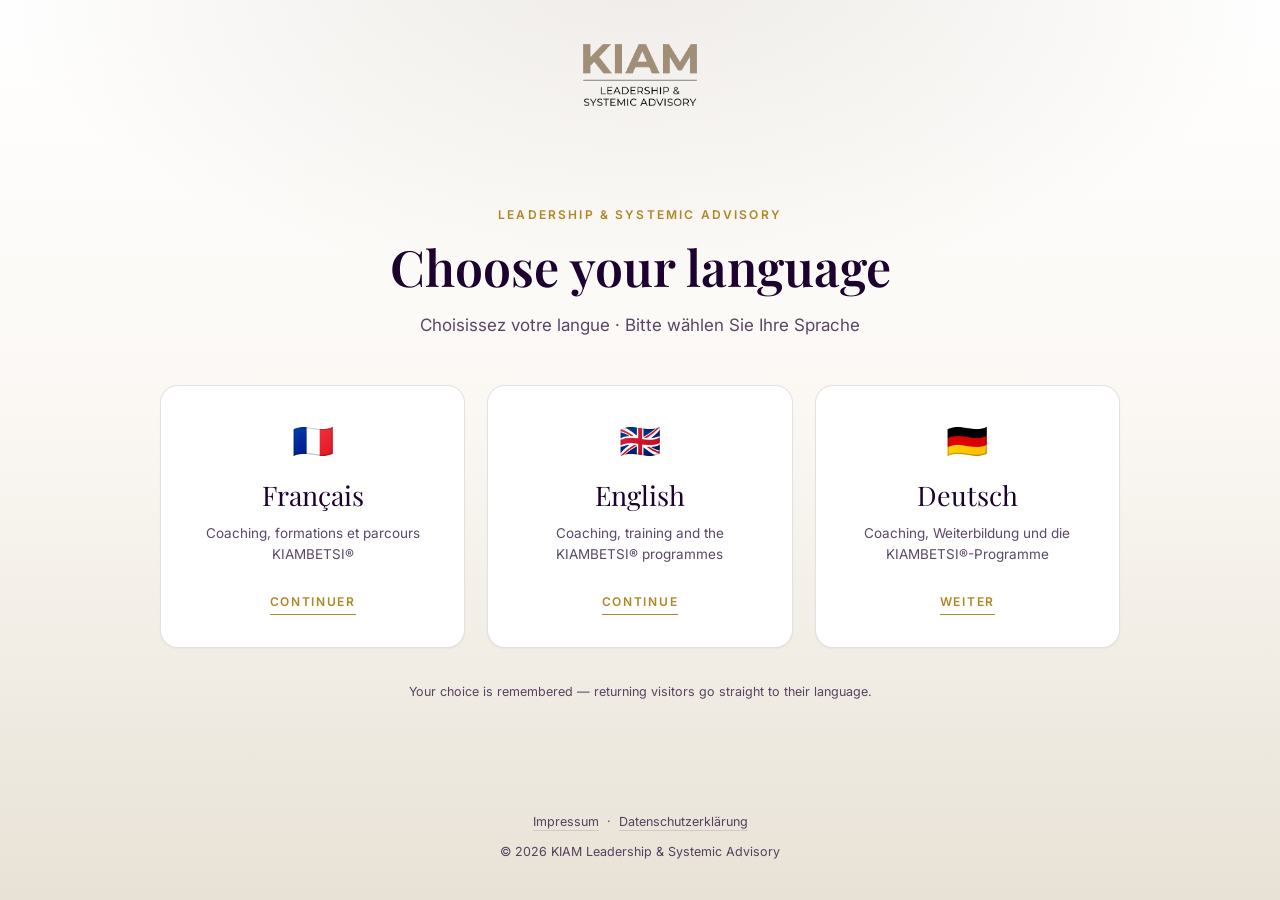
<file: index.html>
<!doctype html>
<html lang="en">
<head>
<meta charset="utf-8">
<meta name="viewport" content="width=device-width, initial-scale=1">
<title>KIAM Advisory — Leadership &amp; Systemic Advisory</title>
<meta name="description" content="KIAM Advisory — Leadership &amp; Systemic Advisory. Choose your language: Français, English, Deutsch.">
<link rel="preconnect" href="https://fonts.googleapis.com">
<link rel="preconnect" href="https://fonts.gstatic.com" crossorigin>
<link href="https://fonts.googleapis.com/css2?family=Inter:wght@400;500;600&family=Playfair+Display:wght@500;600&display=swap" rel="stylesheet">
<link rel="stylesheet" href="brand.css">
<style>
.entry{
  min-height:100vh;display:flex;flex-direction:column;
  background:
    radial-gradient(1100px 620px at 50% -10%, rgba(160,142,119,.20), transparent 62%),
    linear-gradient(180deg,#fff 0%, var(--paper) 45%, var(--sand) 100%);
}
.entry__top{padding:44px 24px 0;text-align:center}
.entry__logo{height:62px;width:auto}
.entry__main{flex:1;display:flex;align-items:center;justify-content:center;padding:44px 24px 20px}
.entry__inner{max-width:960px;width:100%;text-align:center}
.entry h1{font-size:clamp(30px,4.6vw,50px);margin-bottom:16px}
.entry .sub{
  font-size:17px;color:var(--ink-70);max-width:620px;margin:0 auto 46px;
}
.entry .sub span{display:block}
.langs{
  display:grid;grid-template-columns:repeat(3,1fr);gap:22px;
}
.lang{
  background:#fff;border:1px solid var(--line);border-radius:18px;
  padding:38px 26px 32px;text-align:center;
  transition:transform .2s ease, box-shadow .2s ease, border-color .2s ease;
  box-shadow:0 1px 2px rgba(27,2,47,.04);
  display:block;
}
.lang:hover{transform:translateY(-6px);border-color:var(--tan);box-shadow:0 18px 40px rgba(27,2,47,.10)}
.lang__flag{font-size:34px;line-height:1;display:block;margin-bottom:16px}
.lang__name{font-family:"Playfair Display",Georgia,serif;font-size:27px;color:var(--ink);display:block;margin-bottom:6px}
.lang__hint{font-size:13.5px;color:var(--ink-70);display:block;margin-bottom:22px;min-height:40px}
.lang__go{
  display:inline-block;font-size:12px;letter-spacing:.14em;text-transform:uppercase;
  font-weight:600;color:var(--gold);border-bottom:1px solid var(--gold);padding-bottom:3px
}
.entry__foot{
  text-align:center;padding:30px 24px 38px;font-size:12.5px;color:var(--ink-70);
}
.entry__foot a{border-bottom:1px solid var(--line);padding-bottom:1px}
.entry__foot a:hover{color:var(--gold);border-color:var(--gold)}
.note{
  margin-top:34px;font-size:12.5px;color:var(--ink-70);
}
@media(max-width:780px){
  .langs{grid-template-columns:1fr;gap:14px}
  .lang{padding:26px 22px;display:flex;align-items:center;text-align:left;gap:18px;flex-wrap:wrap}
  .lang__flag{margin:0;font-size:30px}
  .lang__name{margin:0;font-size:23px}
  .lang__hint{flex-basis:100%;min-height:0;margin:8px 0 0}
  .lang__go{flex-basis:100%;margin-top:14px}
  .entry .sub{margin-bottom:30px}
}
</style>
</head>
<body>
<div class="entry">

  <div class="entry__top">
    <img class="entry__logo" src="kiam-logo.png" alt="KIAM — Leadership &amp; Systemic Advisory">
  </div>

  <main class="entry__main">
    <div class="entry__inner">
      <p class="eyebrow">Leadership &amp; Systemic Advisory</p>
      <h1>Choose your language</h1>
      <p class="sub">
        <span>Choisissez votre langue &middot; Bitte wählen Sie Ihre Sprache</span>
      </p>

      <div class="langs">
        <a class="lang" href="home-fr.html">
          <span class="lang__flag">🇫🇷</span>
          <span class="lang__name">Français</span>
          <span class="lang__hint">Coaching, formations et parcours KIAMBETSI®</span>
          <span class="lang__go">Continuer</span>
        </a>
        <a class="lang" href="home-en.html">
          <span class="lang__flag">🇬🇧</span>
          <span class="lang__name">English</span>
          <span class="lang__hint">Coaching, training and the KIAMBETSI® programmes</span>
          <span class="lang__go">Continue</span>
        </a>
        <a class="lang" href="home-de.html">
          <span class="lang__flag">🇩🇪</span>
          <span class="lang__name">Deutsch</span>
          <span class="lang__hint">Coaching, Weiterbildung und die KIAMBETSI®-Programme</span>
          <span class="lang__go">Weiter</span>
        </a>
      </div>

      <p class="note">Your choice is remembered — returning visitors go straight to their language.</p>
    </div>
  </main>

  <footer class="entry__foot">
    <a href="#">Impressum</a> &nbsp;·&nbsp; <a href="#">Datenschutzerklärung</a>
    <div style="margin-top:10px">© 2026 KIAM Leadership &amp; Systemic Advisory</div>
  </footer>

</div>
</body>
</html>
</file>
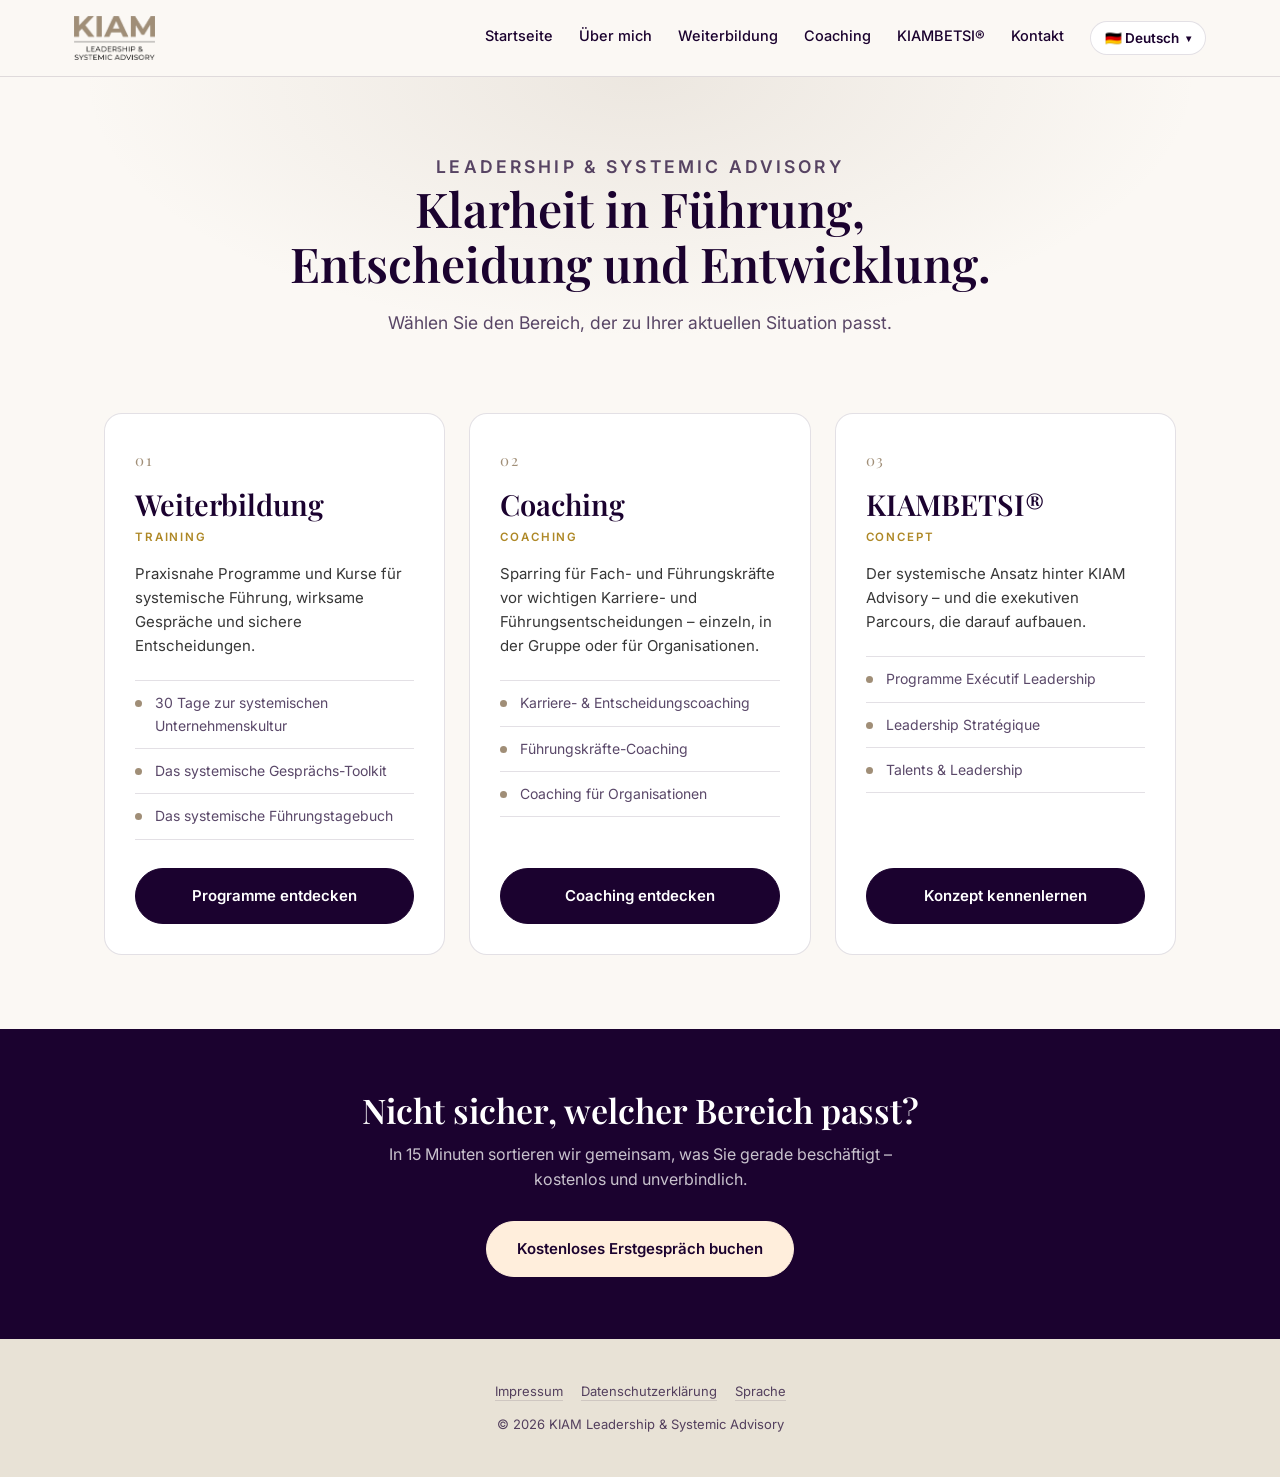
<file: home-de.html>
<!doctype html>
<html lang="de">
<head>
<meta charset="utf-8">
<meta name="viewport" content="width=device-width, initial-scale=1">
<title>KIAM Advisory | Führungscoaching, Weiterbildung &amp; KIAMBETSI®</title>
<meta name="description" content="Sparring, Weiterbildung und systemische Programme für Fach- und Führungskräfte. Wählen Sie Ihren Bereich: Weiterbildung, Coaching oder das KIAMBETSI®-Konzept.">
<link rel="alternate" hreflang="de" href="/de/">
<link rel="alternate" hreflang="en" href="/en/">
<link rel="alternate" hreflang="fr" href="/fr/">
<link rel="alternate" hreflang="x-default" href="/">
<link rel="preconnect" href="https://fonts.googleapis.com">
<link rel="preconnect" href="https://fonts.gstatic.com" crossorigin>
<link href="https://fonts.googleapis.com/css2?family=Inter:wght@400;500;600&family=Playfair+Display:wght@500;600&display=swap" rel="stylesheet">
<link rel="stylesheet" href="brand.css">
<style>
header.bar{position:sticky;top:0;z-index:40;background:rgba(251,248,244,.94);backdrop-filter:blur(8px);border-bottom:1px solid var(--line)}
.bar__in{max-width:1180px;margin:0 auto;padding:16px 24px;display:flex;align-items:center;gap:26px}
.bar__logo img{height:44px;width:auto;display:block}
.bar nav{margin-left:auto;display:flex;align-items:center;gap:26px}
.bar nav a{font-size:14.5px;color:var(--ink);font-weight:500;padding-bottom:3px;border-bottom:2px solid transparent}
.bar nav a:hover{border-color:var(--gold);color:var(--gold)}
.switch{position:relative}
.switch__btn{display:flex;align-items:center;gap:7px;font-size:13.5px;font-weight:600;color:var(--ink);
  border:1px solid var(--line);border-radius:999px;padding:8px 14px;background:#fff;cursor:pointer;font-family:inherit}
.switch__btn:hover{border-color:var(--tan)}
.switch__menu{position:absolute;right:0;top:calc(100% + 8px);background:#fff;border:1px solid var(--line);
  border-radius:12px;padding:6px;min-width:172px;box-shadow:0 16px 34px rgba(27,2,47,.13);display:none}
.switch:hover .switch__menu,.switch:focus-within .switch__menu{display:block}
.switch__menu a{display:flex;gap:10px;align-items:center;padding:9px 12px;border-radius:8px;font-size:14px;color:var(--ink)}
.switch__menu a:hover{background:var(--sand)}
.switch__menu a[aria-current]{color:var(--gold);font-weight:600}

.hero{padding:76px 0 26px;text-align:center;
  background:radial-gradient(900px 420px at 50% 0%, rgba(160,142,119,.16), transparent 62%)}
.hero h1{font-size:clamp(30px,4.3vw,48px);margin-bottom:18px}
.hero p{font-size:17.5px;color:var(--ink-70);max-width:620px;margin:0 auto}

.hub{padding:50px 0 74px}
.hub__grid{display:grid;grid-template-columns:repeat(3,1fr);gap:24px}
.card{background:#fff;border:1px solid var(--line);border-radius:18px;padding:34px 30px 30px;
  display:flex;flex-direction:column;transition:transform .2s ease,box-shadow .2s ease,border-color .2s ease}
.card:hover{transform:translateY(-6px);border-color:var(--tan);box-shadow:0 20px 44px rgba(27,2,47,.10)}
.card__n{font-family:"Playfair Display",Georgia,serif;font-size:15px;color:var(--tan);letter-spacing:.1em;margin-bottom:16px}
.card h2{font-size:29px;margin-bottom:6px}
.card__s{font-size:11.5px;letter-spacing:.16em;text-transform:uppercase;color:var(--gold);font-weight:600;margin-bottom:16px}
.card__d{font-size:15px;color:var(--body);margin:0 0 22px}
.card ul{list-style:none;margin:0 0 28px;padding:0;border-top:1px solid var(--line)}
.card li{font-size:14px;color:var(--ink-70);padding:11px 0 11px 20px;border-bottom:1px solid var(--line);position:relative}
.card li:before{content:"";position:absolute;left:0;top:19px;width:7px;height:7px;border-radius:50%;background:var(--tan)}
.card .btn{margin-top:auto;text-align:center}

.band{background:var(--ink);color:#fff;padding:62px 0;text-align:center}
.band h2{color:#fff;font-size:clamp(25px,3.1vw,34px);margin-bottom:12px}
.band p{color:rgba(255,255,255,.76);max-width:560px;margin:0 auto 28px;font-size:16px}

footer.f{padding:42px 0;font-size:13px;color:var(--ink-70);text-align:center;background:var(--sand)}
footer.f a{border-bottom:1px solid var(--line);padding-bottom:1px;margin:0 9px}
footer.f a:hover{color:var(--gold);border-color:var(--gold)}

.burger{display:none;flex-direction:column;gap:4px;background:none;border:0;padding:8px;cursor:pointer}
.burger span{display:block;width:22px;height:2px;background:var(--ink);border-radius:2px}

@media(max-width:1040px){ .hub__grid{grid-template-columns:1fr} }
@media(max-width:940px){
  .bar nav a{display:none}
  .burger{display:flex;order:2}
  .bar nav{gap:10px}
  .bar__logo img{height:38px}
  .switch__btn{padding:8px 11px;font-size:12.5px}
}
@media(max-width:600px){ .hero{padding:52px 0 20px} .card{padding:28px 24px} .bar__in{padding:12px 16px;gap:10px} }
</style>
</head>
<body>

<header class="bar">
  <div class="bar__in">
    <a class="bar__logo" href="#"><img src="kiam-logo.png" alt="KIAM — Leadership &amp; Systemic Advisory"></a>
    <nav>
      <a class="keep" href="#">Startseite</a>
      <a class="keep" href="#">Über mich</a>
      <a class="keep" href="#">Weiterbildung</a>
      <a class="keep" href="#">Coaching</a>
      <a class="keep" href="#">KIAMBETSI®</a>
      <a class="keep" href="#">Kontakt</a>
      <div class="switch">
        <button class="switch__btn" type="button">🇩🇪 Deutsch <span style="font-size:10px">▾</span></button>
        <div class="switch__menu">
          <a href="home-fr.html">🇫🇷 Français</a>
          <a href="home-en.html">🇬🇧 English</a>
          <a href="home-de.html" aria-current="true">🇩🇪 Deutsch</a>
        </div>
      </div>
      <button class="burger" type="button" aria-label="Menu"><span></span><span></span><span></span></button>
    </nav>
  </div>
</header>

<section class="hero">
  <div class="wrap">
    <p class="eyebrow">Leadership &amp; Systemic Advisory</p>
    <h1>Klarheit in Führung,<br>Entscheidung und Entwicklung.</h1>
    <p>Wählen Sie den Bereich, der zu Ihrer aktuellen Situation passt.</p>
  </div>
</section>

<section class="hub">
  <div class="wrap">
    <div class="hub__grid">
      <article class="card">
        <div class="card__n">01</div>
        <h2>Weiterbildung</h2>
        <div class="card__s">Training</div>
        <p class="card__d">Praxisnahe Programme und Kurse für systemische Führung, wirksame Gespräche und sichere Entscheidungen.</p>
        <ul><li>30 Tage zur systemischen Unternehmenskultur</li><li>Das systemische Gesprächs-Toolkit</li><li>Das systemische Führungstagebuch</li></ul>
        <a class="btn" href="#">Programme entdecken</a>
      </article>
      <article class="card">
        <div class="card__n">02</div>
        <h2>Coaching</h2>
        <div class="card__s">Coaching</div>
        <p class="card__d">Sparring für Fach- und Führungskräfte vor wichtigen Karriere- und Führungsentscheidungen – einzeln, in der Gruppe oder für Organisationen.</p>
        <ul><li>Karriere- &amp; Entscheidungscoaching</li><li>Führungskräfte-Coaching</li><li>Coaching für Organisationen</li></ul>
        <a class="btn" href="#">Coaching entdecken</a>
      </article>
      <article class="card">
        <div class="card__n">03</div>
        <h2>KIAMBETSI®</h2>
        <div class="card__s">Concept</div>
        <p class="card__d">Der systemische Ansatz hinter KIAM Advisory – und die exekutiven Parcours, die darauf aufbauen.</p>
        <ul><li>Programme Exécutif Leadership</li><li>Leadership Stratégique</li><li>Talents &amp; Leadership</li></ul>
        <a class="btn" href="#">Konzept kennenlernen</a>
      </article>
    </div>
  </div>
</section>

<section class="band">
  <div class="wrap">
    <h2>Nicht sicher, welcher Bereich passt?</h2>
    <p>In 15 Minuten sortieren wir gemeinsam, was Sie gerade beschäftigt – kostenlos und unverbindlich.</p>
    <a class="btn btn--cream" href="#">Kostenloses Erstgespräch buchen</a>
  </div>
</section>

<footer class="f">
  <div class="wrap">
    <a href="#">Impressum</a><a href="#">Datenschutzerklärung</a><a href="index.html">Sprache</a>
    <div style="margin-top:12px">© 2026 KIAM Leadership &amp; Systemic Advisory</div>
  </div>
</footer>

</body></html>
</file>
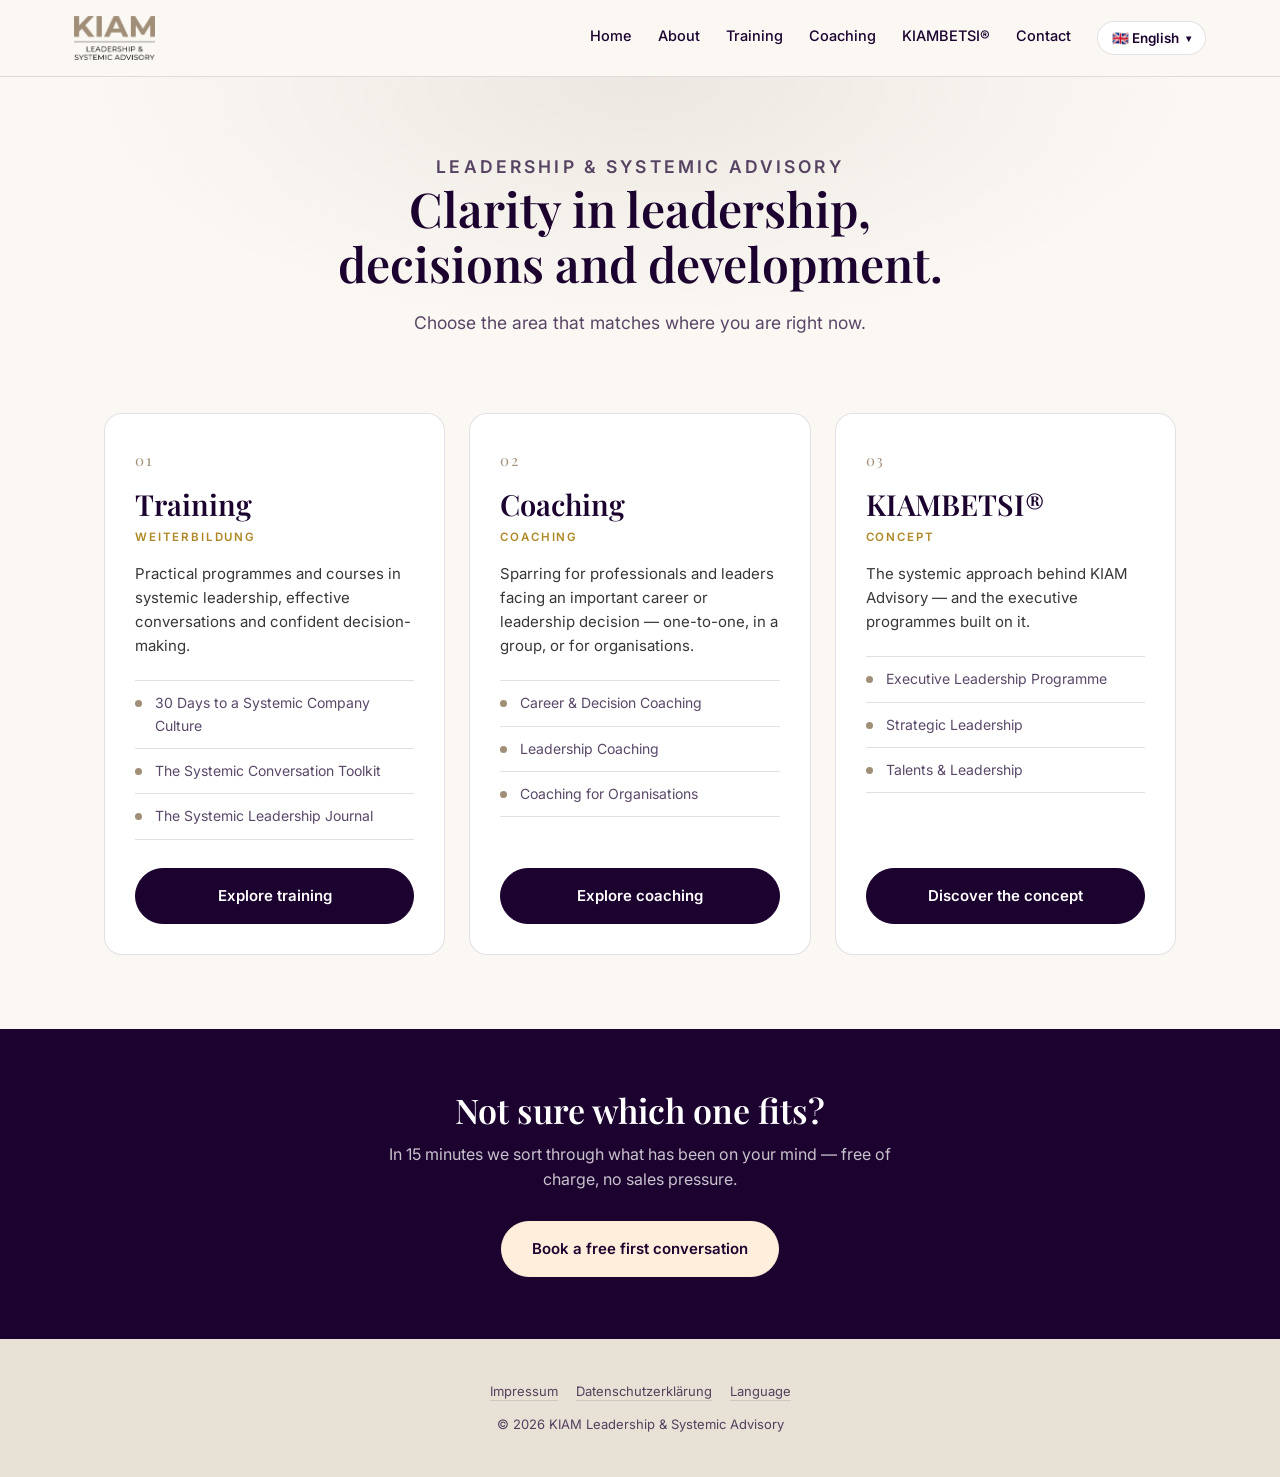
<file: home-en.html>
<!doctype html>
<html lang="en">
<head>
<meta charset="utf-8">
<meta name="viewport" content="width=device-width, initial-scale=1">
<title>KIAM Advisory | Leadership Coaching, Training &amp; KIAMBETSI®</title>
<meta name="description" content="Sparring, training and systemic programmes for professionals and leaders. Choose your area: Training, Coaching or the KIAMBETSI® concept.">
<link rel="alternate" hreflang="de" href="/de/">
<link rel="alternate" hreflang="en" href="/en/">
<link rel="alternate" hreflang="fr" href="/fr/">
<link rel="alternate" hreflang="x-default" href="/">
<link rel="preconnect" href="https://fonts.googleapis.com">
<link rel="preconnect" href="https://fonts.gstatic.com" crossorigin>
<link href="https://fonts.googleapis.com/css2?family=Inter:wght@400;500;600&family=Playfair+Display:wght@500;600&display=swap" rel="stylesheet">
<link rel="stylesheet" href="brand.css">
<style>
header.bar{position:sticky;top:0;z-index:40;background:rgba(251,248,244,.94);backdrop-filter:blur(8px);border-bottom:1px solid var(--line)}
.bar__in{max-width:1180px;margin:0 auto;padding:16px 24px;display:flex;align-items:center;gap:26px}
.bar__logo img{height:44px;width:auto;display:block}
.bar nav{margin-left:auto;display:flex;align-items:center;gap:26px}
.bar nav a{font-size:14.5px;color:var(--ink);font-weight:500;padding-bottom:3px;border-bottom:2px solid transparent}
.bar nav a:hover{border-color:var(--gold);color:var(--gold)}
.switch{position:relative}
.switch__btn{display:flex;align-items:center;gap:7px;font-size:13.5px;font-weight:600;color:var(--ink);
  border:1px solid var(--line);border-radius:999px;padding:8px 14px;background:#fff;cursor:pointer;font-family:inherit}
.switch__btn:hover{border-color:var(--tan)}
.switch__menu{position:absolute;right:0;top:calc(100% + 8px);background:#fff;border:1px solid var(--line);
  border-radius:12px;padding:6px;min-width:172px;box-shadow:0 16px 34px rgba(27,2,47,.13);display:none}
.switch:hover .switch__menu,.switch:focus-within .switch__menu{display:block}
.switch__menu a{display:flex;gap:10px;align-items:center;padding:9px 12px;border-radius:8px;font-size:14px;color:var(--ink)}
.switch__menu a:hover{background:var(--sand)}
.switch__menu a[aria-current]{color:var(--gold);font-weight:600}

.hero{padding:76px 0 26px;text-align:center;
  background:radial-gradient(900px 420px at 50% 0%, rgba(160,142,119,.16), transparent 62%)}
.hero h1{font-size:clamp(30px,4.3vw,48px);margin-bottom:18px}
.hero p{font-size:17.5px;color:var(--ink-70);max-width:620px;margin:0 auto}

.hub{padding:50px 0 74px}
.hub__grid{display:grid;grid-template-columns:repeat(3,1fr);gap:24px}
.card{background:#fff;border:1px solid var(--line);border-radius:18px;padding:34px 30px 30px;
  display:flex;flex-direction:column;transition:transform .2s ease,box-shadow .2s ease,border-color .2s ease}
.card:hover{transform:translateY(-6px);border-color:var(--tan);box-shadow:0 20px 44px rgba(27,2,47,.10)}
.card__n{font-family:"Playfair Display",Georgia,serif;font-size:15px;color:var(--tan);letter-spacing:.1em;margin-bottom:16px}
.card h2{font-size:29px;margin-bottom:6px}
.card__s{font-size:11.5px;letter-spacing:.16em;text-transform:uppercase;color:var(--gold);font-weight:600;margin-bottom:16px}
.card__d{font-size:15px;color:var(--body);margin:0 0 22px}
.card ul{list-style:none;margin:0 0 28px;padding:0;border-top:1px solid var(--line)}
.card li{font-size:14px;color:var(--ink-70);padding:11px 0 11px 20px;border-bottom:1px solid var(--line);position:relative}
.card li:before{content:"";position:absolute;left:0;top:19px;width:7px;height:7px;border-radius:50%;background:var(--tan)}
.card .btn{margin-top:auto;text-align:center}

.band{background:var(--ink);color:#fff;padding:62px 0;text-align:center}
.band h2{color:#fff;font-size:clamp(25px,3.1vw,34px);margin-bottom:12px}
.band p{color:rgba(255,255,255,.76);max-width:560px;margin:0 auto 28px;font-size:16px}

footer.f{padding:42px 0;font-size:13px;color:var(--ink-70);text-align:center;background:var(--sand)}
footer.f a{border-bottom:1px solid var(--line);padding-bottom:1px;margin:0 9px}
footer.f a:hover{color:var(--gold);border-color:var(--gold)}

.burger{display:none;flex-direction:column;gap:4px;background:none;border:0;padding:8px;cursor:pointer}
.burger span{display:block;width:22px;height:2px;background:var(--ink);border-radius:2px}

@media(max-width:1040px){ .hub__grid{grid-template-columns:1fr} }
@media(max-width:940px){
  .bar nav a{display:none}
  .burger{display:flex;order:2}
  .bar nav{gap:10px}
  .bar__logo img{height:38px}
  .switch__btn{padding:8px 11px;font-size:12.5px}
}
@media(max-width:600px){ .hero{padding:52px 0 20px} .card{padding:28px 24px} .bar__in{padding:12px 16px;gap:10px} }
</style>
</head>
<body>

<header class="bar">
  <div class="bar__in">
    <a class="bar__logo" href="#"><img src="kiam-logo.png" alt="KIAM — Leadership &amp; Systemic Advisory"></a>
    <nav>
      <a class="keep" href="#">Home</a>
      <a class="keep" href="#">About</a>
      <a class="keep" href="#">Training</a>
      <a class="keep" href="#">Coaching</a>
      <a class="keep" href="#">KIAMBETSI®</a>
      <a class="keep" href="#">Contact</a>
      <div class="switch">
        <button class="switch__btn" type="button">🇬🇧 English <span style="font-size:10px">▾</span></button>
        <div class="switch__menu">
          <a href="home-fr.html">🇫🇷 Français</a>
          <a href="home-en.html" aria-current="true">🇬🇧 English</a>
          <a href="home-de.html">🇩🇪 Deutsch</a>
        </div>
      </div>
      <button class="burger" type="button" aria-label="Menu"><span></span><span></span><span></span></button>
    </nav>
  </div>
</header>

<section class="hero">
  <div class="wrap">
    <p class="eyebrow">Leadership &amp; Systemic Advisory</p>
    <h1>Clarity in leadership,<br>decisions and development.</h1>
    <p>Choose the area that matches where you are right now.</p>
  </div>
</section>

<section class="hub">
  <div class="wrap">
    <div class="hub__grid">
      <article class="card">
        <div class="card__n">01</div>
        <h2>Training</h2>
        <div class="card__s">Weiterbildung</div>
        <p class="card__d">Practical programmes and courses in systemic leadership, effective conversations and confident decision-making.</p>
        <ul><li>30 Days to a Systemic Company Culture</li><li>The Systemic Conversation Toolkit</li><li>The Systemic Leadership Journal</li></ul>
        <a class="btn" href="#">Explore training</a>
      </article>
      <article class="card">
        <div class="card__n">02</div>
        <h2>Coaching</h2>
        <div class="card__s">Coaching</div>
        <p class="card__d">Sparring for professionals and leaders facing an important career or leadership decision — one-to-one, in a group, or for organisations.</p>
        <ul><li>Career &amp; Decision Coaching</li><li>Leadership Coaching</li><li>Coaching for Organisations</li></ul>
        <a class="btn" href="#">Explore coaching</a>
      </article>
      <article class="card">
        <div class="card__n">03</div>
        <h2>KIAMBETSI®</h2>
        <div class="card__s">Concept</div>
        <p class="card__d">The systemic approach behind KIAM Advisory — and the executive programmes built on it.</p>
        <ul><li>Executive Leadership Programme</li><li>Strategic Leadership</li><li>Talents &amp; Leadership</li></ul>
        <a class="btn" href="#">Discover the concept</a>
      </article>
    </div>
  </div>
</section>

<section class="band">
  <div class="wrap">
    <h2>Not sure which one fits?</h2>
    <p>In 15 minutes we sort through what has been on your mind — free of charge, no sales pressure.</p>
    <a class="btn btn--cream" href="#">Book a free first conversation</a>
  </div>
</section>

<footer class="f">
  <div class="wrap">
    <a href="#">Impressum</a><a href="#">Datenschutzerklärung</a><a href="index.html">Language</a>
    <div style="margin-top:12px">© 2026 KIAM Leadership &amp; Systemic Advisory</div>
  </div>
</footer>

</body></html>
</file>
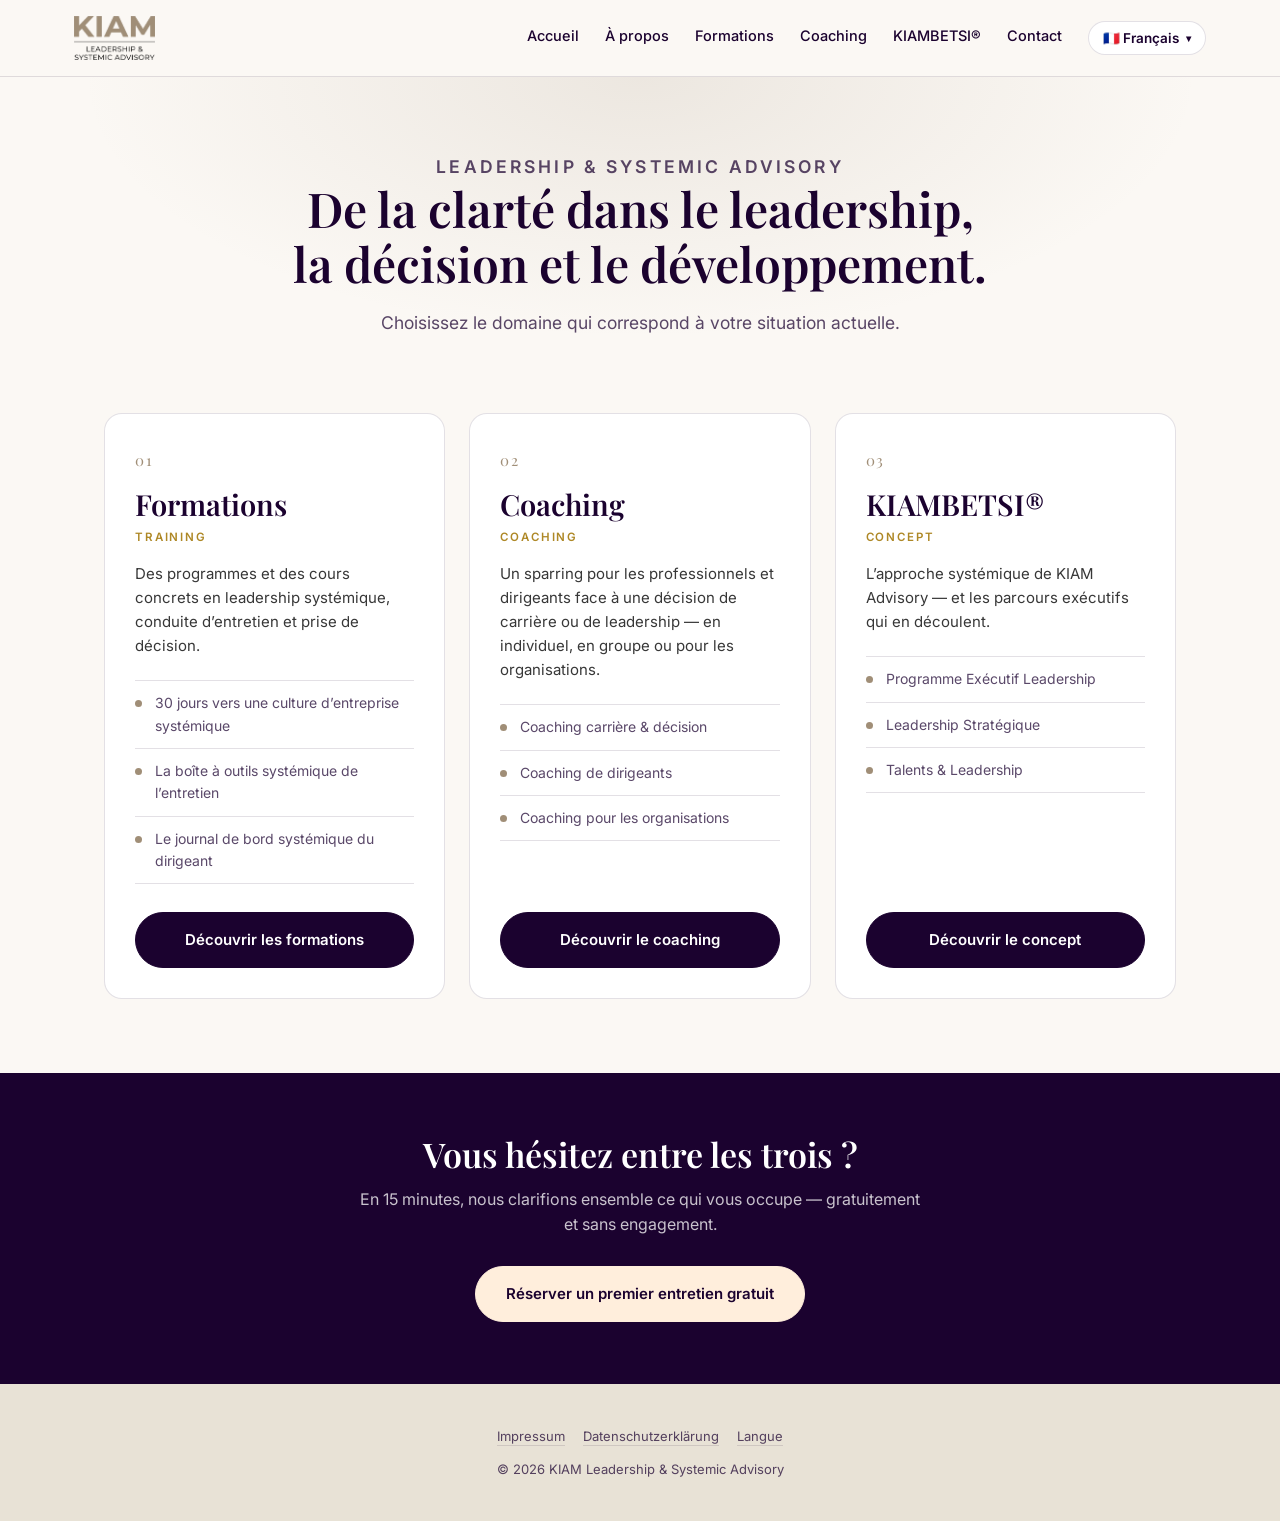
<file: home-fr.html>
<!doctype html>
<html lang="fr">
<head>
<meta charset="utf-8">
<meta name="viewport" content="width=device-width, initial-scale=1">
<title>KIAM Advisory | Coaching de leadership, formations &amp; KIAMBETSI®</title>
<meta name="description" content="Sparring, formations et parcours systémiques pour professionnels et dirigeants. Choisissez votre domaine : formations, coaching ou le concept KIAMBETSI®.">
<link rel="alternate" hreflang="de" href="/de/">
<link rel="alternate" hreflang="en" href="/en/">
<link rel="alternate" hreflang="fr" href="/fr/">
<link rel="alternate" hreflang="x-default" href="/">
<link rel="preconnect" href="https://fonts.googleapis.com">
<link rel="preconnect" href="https://fonts.gstatic.com" crossorigin>
<link href="https://fonts.googleapis.com/css2?family=Inter:wght@400;500;600&family=Playfair+Display:wght@500;600&display=swap" rel="stylesheet">
<link rel="stylesheet" href="brand.css">
<style>
header.bar{position:sticky;top:0;z-index:40;background:rgba(251,248,244,.94);backdrop-filter:blur(8px);border-bottom:1px solid var(--line)}
.bar__in{max-width:1180px;margin:0 auto;padding:16px 24px;display:flex;align-items:center;gap:26px}
.bar__logo img{height:44px;width:auto;display:block}
.bar nav{margin-left:auto;display:flex;align-items:center;gap:26px}
.bar nav a{font-size:14.5px;color:var(--ink);font-weight:500;padding-bottom:3px;border-bottom:2px solid transparent}
.bar nav a:hover{border-color:var(--gold);color:var(--gold)}
.switch{position:relative}
.switch__btn{display:flex;align-items:center;gap:7px;font-size:13.5px;font-weight:600;color:var(--ink);
  border:1px solid var(--line);border-radius:999px;padding:8px 14px;background:#fff;cursor:pointer;font-family:inherit}
.switch__btn:hover{border-color:var(--tan)}
.switch__menu{position:absolute;right:0;top:calc(100% + 8px);background:#fff;border:1px solid var(--line);
  border-radius:12px;padding:6px;min-width:172px;box-shadow:0 16px 34px rgba(27,2,47,.13);display:none}
.switch:hover .switch__menu,.switch:focus-within .switch__menu{display:block}
.switch__menu a{display:flex;gap:10px;align-items:center;padding:9px 12px;border-radius:8px;font-size:14px;color:var(--ink)}
.switch__menu a:hover{background:var(--sand)}
.switch__menu a[aria-current]{color:var(--gold);font-weight:600}

.hero{padding:76px 0 26px;text-align:center;
  background:radial-gradient(900px 420px at 50% 0%, rgba(160,142,119,.16), transparent 62%)}
.hero h1{font-size:clamp(30px,4.3vw,48px);margin-bottom:18px}
.hero p{font-size:17.5px;color:var(--ink-70);max-width:620px;margin:0 auto}

.hub{padding:50px 0 74px}
.hub__grid{display:grid;grid-template-columns:repeat(3,1fr);gap:24px}
.card{background:#fff;border:1px solid var(--line);border-radius:18px;padding:34px 30px 30px;
  display:flex;flex-direction:column;transition:transform .2s ease,box-shadow .2s ease,border-color .2s ease}
.card:hover{transform:translateY(-6px);border-color:var(--tan);box-shadow:0 20px 44px rgba(27,2,47,.10)}
.card__n{font-family:"Playfair Display",Georgia,serif;font-size:15px;color:var(--tan);letter-spacing:.1em;margin-bottom:16px}
.card h2{font-size:29px;margin-bottom:6px}
.card__s{font-size:11.5px;letter-spacing:.16em;text-transform:uppercase;color:var(--gold);font-weight:600;margin-bottom:16px}
.card__d{font-size:15px;color:var(--body);margin:0 0 22px}
.card ul{list-style:none;margin:0 0 28px;padding:0;border-top:1px solid var(--line)}
.card li{font-size:14px;color:var(--ink-70);padding:11px 0 11px 20px;border-bottom:1px solid var(--line);position:relative}
.card li:before{content:"";position:absolute;left:0;top:19px;width:7px;height:7px;border-radius:50%;background:var(--tan)}
.card .btn{margin-top:auto;text-align:center}

.band{background:var(--ink);color:#fff;padding:62px 0;text-align:center}
.band h2{color:#fff;font-size:clamp(25px,3.1vw,34px);margin-bottom:12px}
.band p{color:rgba(255,255,255,.76);max-width:560px;margin:0 auto 28px;font-size:16px}

footer.f{padding:42px 0;font-size:13px;color:var(--ink-70);text-align:center;background:var(--sand)}
footer.f a{border-bottom:1px solid var(--line);padding-bottom:1px;margin:0 9px}
footer.f a:hover{color:var(--gold);border-color:var(--gold)}

.burger{display:none;flex-direction:column;gap:4px;background:none;border:0;padding:8px;cursor:pointer}
.burger span{display:block;width:22px;height:2px;background:var(--ink);border-radius:2px}

@media(max-width:1040px){ .hub__grid{grid-template-columns:1fr} }
@media(max-width:940px){
  .bar nav a{display:none}
  .burger{display:flex;order:2}
  .bar nav{gap:10px}
  .bar__logo img{height:38px}
  .switch__btn{padding:8px 11px;font-size:12.5px}
}
@media(max-width:600px){ .hero{padding:52px 0 20px} .card{padding:28px 24px} .bar__in{padding:12px 16px;gap:10px} }
</style>
</head>
<body>

<header class="bar">
  <div class="bar__in">
    <a class="bar__logo" href="#"><img src="kiam-logo.png" alt="KIAM — Leadership &amp; Systemic Advisory"></a>
    <nav>
      <a class="keep" href="#">Accueil</a>
      <a class="keep" href="#">À propos</a>
      <a class="keep" href="#">Formations</a>
      <a class="keep" href="#">Coaching</a>
      <a class="keep" href="#">KIAMBETSI®</a>
      <a class="keep" href="#">Contact</a>
      <div class="switch">
        <button class="switch__btn" type="button">🇫🇷 Français <span style="font-size:10px">▾</span></button>
        <div class="switch__menu">
          <a href="home-fr.html" aria-current="true">🇫🇷 Français</a>
          <a href="home-en.html">🇬🇧 English</a>
          <a href="home-de.html">🇩🇪 Deutsch</a>
        </div>
      </div>
      <button class="burger" type="button" aria-label="Menu"><span></span><span></span><span></span></button>
    </nav>
  </div>
</header>

<section class="hero">
  <div class="wrap">
    <p class="eyebrow">Leadership &amp; Systemic Advisory</p>
    <h1>De la clarté dans le leadership,<br>la décision et le développement.</h1>
    <p>Choisissez le domaine qui correspond à votre situation actuelle.</p>
  </div>
</section>

<section class="hub">
  <div class="wrap">
    <div class="hub__grid">
      <article class="card">
        <div class="card__n">01</div>
        <h2>Formations</h2>
        <div class="card__s">Training</div>
        <p class="card__d">Des programmes et des cours concrets en leadership systémique, conduite d’entretien et prise de décision.</p>
        <ul><li>30 jours vers une culture d’entreprise systémique</li><li>La boîte à outils systémique de l’entretien</li><li>Le journal de bord systémique du dirigeant</li></ul>
        <a class="btn" href="#">Découvrir les formations</a>
      </article>
      <article class="card">
        <div class="card__n">02</div>
        <h2>Coaching</h2>
        <div class="card__s">Coaching</div>
        <p class="card__d">Un sparring pour les professionnels et dirigeants face à une décision de carrière ou de leadership — en individuel, en groupe ou pour les organisations.</p>
        <ul><li>Coaching carrière &amp; décision</li><li>Coaching de dirigeants</li><li>Coaching pour les organisations</li></ul>
        <a class="btn" href="#">Découvrir le coaching</a>
      </article>
      <article class="card">
        <div class="card__n">03</div>
        <h2>KIAMBETSI®</h2>
        <div class="card__s">Concept</div>
        <p class="card__d">L’approche systémique de KIAM Advisory — et les parcours exécutifs qui en découlent.</p>
        <ul><li>Programme Exécutif Leadership</li><li>Leadership Stratégique</li><li>Talents &amp; Leadership</li></ul>
        <a class="btn" href="#">Découvrir le concept</a>
      </article>
    </div>
  </div>
</section>

<section class="band">
  <div class="wrap">
    <h2>Vous hésitez entre les trois ?</h2>
    <p>En 15 minutes, nous clarifions ensemble ce qui vous occupe — gratuitement et sans engagement.</p>
    <a class="btn btn--cream" href="#">Réserver un premier entretien gratuit</a>
  </div>
</section>

<footer class="f">
  <div class="wrap">
    <a href="#">Impressum</a><a href="#">Datenschutzerklärung</a><a href="index.html">Langue</a>
    <div style="margin-top:12px">© 2026 KIAM Leadership &amp; Systemic Advisory</div>
  </div>
</footer>

</body></html>
</file>
<file: brand.css>
/* KIAM Advisory — brand tokens extracted from the live site (kiam-advisory.com) */
:root{
  --ink:#1B022F;        /* deep aubergine — headings, footer */
  --ink-70:rgba(27,2,47,.72);
  --tan:#A08E77;        /* greige — logo / accents */
  --gold:#AE8826;       /* gold — links, underlines */
  --cream:#FFEEDC;      /* CTA background */
  --sand:#E8E2D6;       /* soft section background */
  --paper:#FBF8F4;
  --body:#373737;
  --line:rgba(27,2,47,.12);
}
*{box-sizing:border-box}
html,body{margin:0;padding:0}
body{
  font-family:Inter,-apple-system,"Segoe UI",Roboto,Helvetica,Arial,sans-serif;
  color:var(--body); background:var(--paper);
  -webkit-font-smoothing:antialiased; line-height:1.6;
}
h1,h2,h3,.serif{font-family:"Playfair Display",Georgia,"Times New Roman",serif; color:var(--ink); font-weight:600; line-height:1.15; margin:0}
a{color:inherit;text-decoration:none}
.wrap{max-width:1120px;margin:0 auto;padding:0 24px}
.eyebrow{
  font-size:12px;letter-spacing:.18em;text-transform:uppercase;
  color:var(--gold);font-weight:600;margin:0 0 14px
}
.btn{
  display:inline-block;padding:15px 30px;border-radius:999px;
  background:var(--ink);color:#fff;font-weight:600;font-size:15px;
  transition:transform .18s ease, background .18s ease; border:1px solid var(--ink);
}
.btn:hover{transform:translateY(-2px);background:#2d0a4d}
.btn--cream{background:var(--cream);color:var(--ink);border-color:var(--cream)}
.btn--cream:hover{background:#fff6ea}
.btn--ghost{background:transparent;color:var(--ink);border:1px solid var(--line)}
.btn--ghost:hover{background:var(--sand);transform:translateY(-2px)}
</file>
